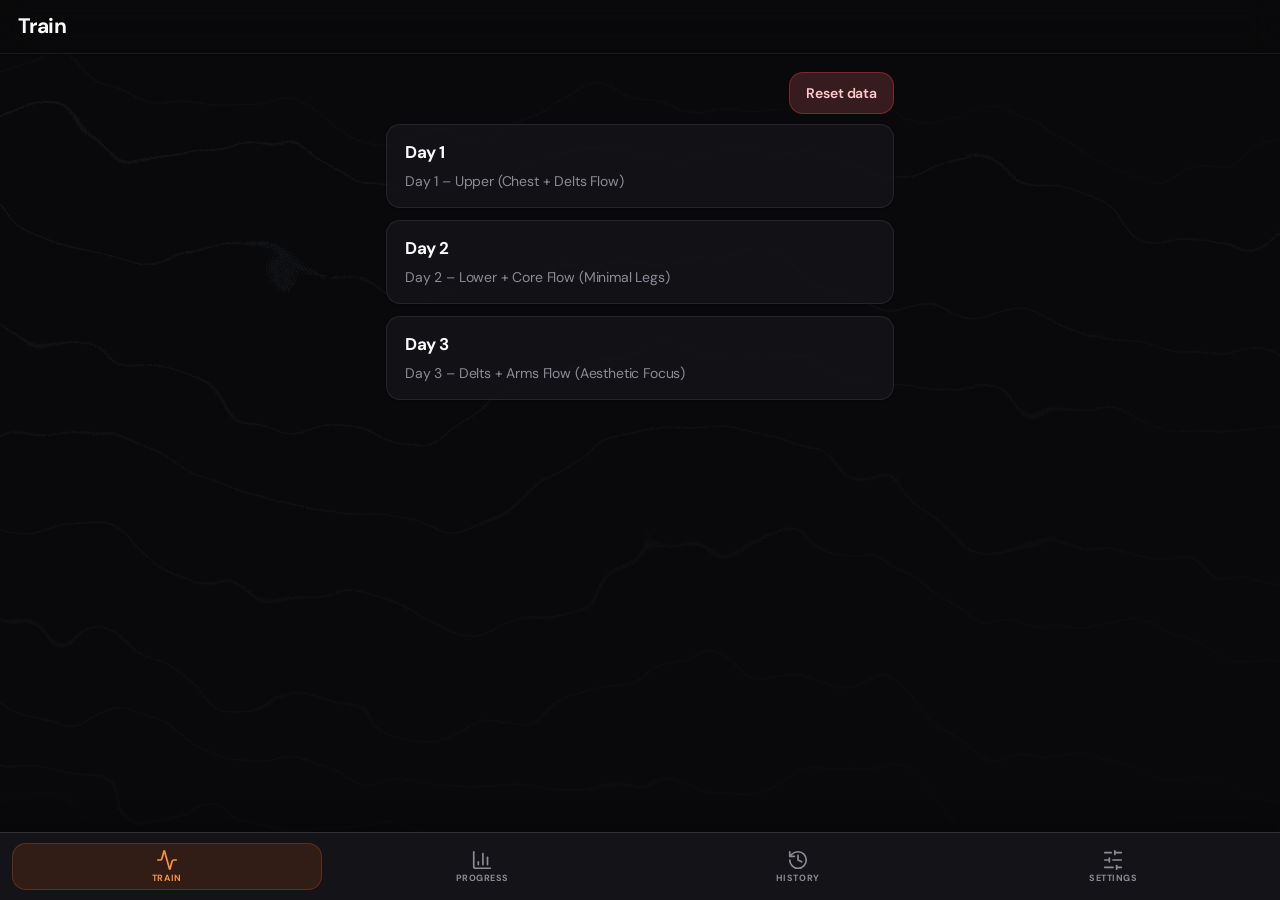
<file: index.html>
<!DOCTYPE html>
<html lang="en">
  <head>
    <meta charset="utf-8" />
    <meta name="viewport" content="width=device-width, initial-scale=1, viewport-fit=cover" />
    <meta name="color-scheme" content="dark" />
    <meta name="theme-color" content="#09090b" />
    <meta name="application-name" content="Hypertrophy" />
    <meta name="apple-mobile-web-app-title" content="Hypertrophy" />
    <meta name="format-detection" content="telephone=no" />
    <link rel="preconnect" href="https://fonts.googleapis.com" />
    <link rel="preconnect" href="https://fonts.gstatic.com" crossorigin />
    <link href="https://fonts.googleapis.com/css2?family=DM+Sans:wght@400;500;600;700&display=swap" rel="stylesheet" />
    <meta name="apple-mobile-web-app-capable" content="yes" />
    <meta name="apple-mobile-web-app-status-bar-style" content="black-translucent" />
    <title>Hypertrophy</title>
    <link rel="manifest" href="./manifest.json" />
    <link rel="stylesheet" href="./styles.css" />
    <link rel="icon" href="./icons/icon.svg" type="image/svg+xml" />
    <link rel="apple-touch-icon" href="./icons/apple-touch-icon.png" sizes="180x180" />
  </head>
  <body>
    <div id="app"></div>
    <script src="./app.js" defer></script>
  </body>
</html>
</file>
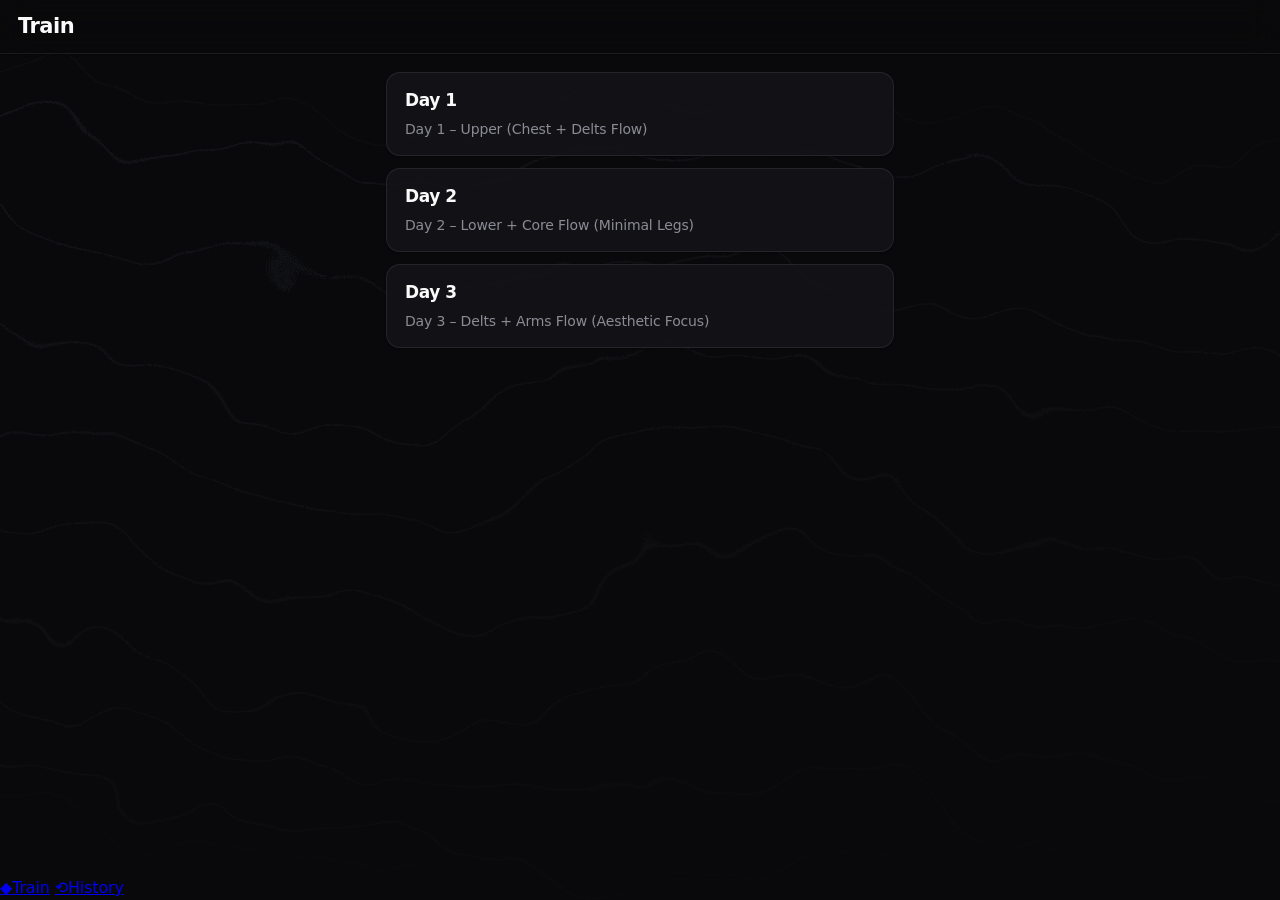
<file: hypertrophy-standalone.html>
<!DOCTYPE html>
<html lang="en">
  <head>
    <meta charset="utf-8" />
    <meta name="viewport" content="width=device-width, initial-scale=1, viewport-fit=cover" />
    <meta name="theme-color" content="#0c0c0e" />
    <meta name="apple-mobile-web-app-capable" content="yes" />
    <meta name="apple-mobile-web-app-status-bar-style" content="black-translucent" />
    <title>Hypertrophy</title>
    <link rel="icon" href="data:image/svg+xml,%3Csvg xmlns='http://www.w3.org/2000/svg' viewBox='0 0 32 32'%3E%3Crect width='32' height='32' rx='6' fill='%2316161a'/%3E%3Cpath fill='%23ea580c' d='M8 20h3v-6h4v6h5v-6h4v6h3v4H8v-4z'/%3E%3C/svg%3E" />
    <link rel="stylesheet" href="./styles.css" />
  </head>
  <body>
    <!-- Optional: paste program JSON here for fully offline standalone (see build-standalone.py) -->
    <script type="application/json" id="program-embed"></script>
    <div id="app"></div>
    <script src="./app-standalone.js" defer></script>
  </body>
</html>
</file>
<file: styles.css>
*,
*::before,
*::after {
  box-sizing: border-box;
}

:root {
  /* Surfaces */
  --bg: #09090b;
  --bg-elevated: #0c0c0f;
  --surface: #141418;
  --surface-hover: #1a1a20;
  --surface2: #232329;
  --border: color-mix(in srgb, var(--text) 8%, transparent);
  --border-strong: color-mix(in srgb, var(--text) 12%, transparent);

  /* Text */
  --text: #fafafa;
  --text-secondary: #d4d4d8;
  --muted: #8b8b96;
  --muted-dim: #63636e;

  /* Accent (warm orange — training / energy) */
  --accent: #ea580c;
  --accent-bright: #fb923c;
  --accent-dim: #c2410c;
  --accent-soft: color-mix(in srgb, var(--accent) 14%, transparent);
  --accent-glow: color-mix(in srgb, var(--accent) 35%, transparent);

  /* Semantic */
  --danger-bg: color-mix(in srgb, #ef4444 16%, var(--surface));
  --danger-text: #fecaca;
  --info: #7dd3fc;

  /* Type */
  --font: "DM Sans", ui-sans-serif, system-ui, -apple-system, "Segoe UI", Roboto, sans-serif;
  --tracking-tight: -0.025em;
  --tracking-label: 0.08em;
  --leading: 1.5;
  --leading-tight: 1.35;

  /* Layout */
  --radius: 14px;
  --radius-sm: 10px;
  --radius-lg: 18px;
  --shadow-sm: 0 1px 2px rgba(0, 0, 0, 0.35);
  --shadow-md: 0 8px 32px rgba(0, 0, 0, 0.45);
  --shadow-glow: 0 0 0 1px color-mix(in srgb, var(--accent) 25%, transparent);
  --content-max: 34rem;
  /* iOS standalone PWA can report an inflated bottom inset */
  --safe-b: min(34px, max(0px, env(safe-area-inset-bottom, 0px)));
  --safe-t: env(safe-area-inset-top, 0);

  /* Bottom dock — fixed chrome height + safe area (scroll clearance for main) */
  --dock-icon: 22px;
  --dock-pad-y: 10px;
  --dock-gap: 3px;
  /* One label line (~0.5625rem uppercase) — px avoids :root em ambiguity */
  --dock-label-h: 11px;
  --dock-inner-h: calc(var(--dock-icon) + var(--dock-gap) + var(--dock-label-h));
  --dock-chrome-h: calc(var(--dock-pad-y) + var(--dock-inner-h) + var(--dock-pad-y));
  --bottom-clear: calc(var(--dock-chrome-h) + var(--safe-b));
}

html {
  -webkit-text-size-adjust: 100%;
  background: var(--bg);
  height: 100%;
  height: -webkit-fill-available;
  /* Reduce root rubber-band; fixed chrome won’t fight elastic scroll on launch */
  overscroll-behavior: none;
}

body {
  margin: 0;
  /* Use stable small viewport — 100dvh changes as iOS UI settles and makes fixed tab bar “bounce” */
  min-height: 100%;
  min-height: -webkit-fill-available;
  min-height: 100vh;
  min-height: 100svh;
  font-family: var(--font);
  font-size: 1rem;
  line-height: var(--leading);
  letter-spacing: -0.01em;
  -webkit-font-smoothing: antialiased;
  -moz-osx-font-smoothing: grayscale;
  text-rendering: optimizeLegibility;
  color: var(--text);
  background:
    linear-gradient(165deg, color-mix(in srgb, var(--bg) 82%, transparent) 0%, color-mix(in srgb, var(--bg) 94%, #0a0a0c) 100%),
    url("data:image/svg+xml,%3Csvg%20xmlns='http://www.w3.org/2000/svg'%20width='900'%20height='500'%20viewBox='0%200%20900%20500'%3E%3Cdefs%3E%3Cfilter%20id='n'%20x='-20%25'%20y='-20%25'%20width='140%25'%20height='140%25'%3E%3CfeTurbulence%20type='fractalNoise'%20baseFrequency='0.010'%20numOctaves='3'%20seed='8'%20result='t'/%3E%3CfeDisplacementMap%20in='SourceGraphic'%20in2='t'%20scale='70'%20xChannelSelector='R'%20yChannelSelector='G'/%3E%3C/filter%3E%3Cpattern%20id='p'%20width='900'%20height='500'%20patternUnits='userSpaceOnUse'%3E%3Crect%20width='900'%20height='500'%20fill='%2309090b'/%3E%3Cg%20filter='url(%23n)'%20opacity='0.42'%20fill='none'%20stroke='%2394a3b8'%20stroke-width='1.1'%3E%3Cpath%20d='M-40%2080%20C120%2020%2C%20240%20140%2C%20390%2090%20S%20640%20160%2C%20960%20110'/%3E%3Cpath%20d='M-60%20125%20C120%2060%2C%20240%20210%2C%20380%20155%20S%20640%20230%2C%20980%20185'/%3E%3Cpath%20d='M-70%20175%20C80%20130%2C%20230%20270%2C%20390%20210%20S%20660%20290%2C%20990%20245'/%3E%3Cpath%20d='M-80%20225%20C110%20190%2C%20260%20330%2C%20410%20265%20S%20640%20360%2C%20980%20315'/%3E%3Cpath%20d='M-70%20275%20C90%20250%2C%20260%20390%2C%20430%20320%20S%20660%20410%2C%20990%20370'/%3E%3Cpath%20d='M-50%20330%20C120%20310%2C%20280%20450%2C%20430%20385%20S%20670%20480%2C%20960%20435'/%3E%3Cpath%20d='M-30%20380%20C140%20370%2C%20310%20480%2C%20470%20435%20S%20680%20510%2C%20940%20475'/%3E%3Cpath%20d='M-20%20430%20C180%20420%2C%20320%20510%2C%20500%20480%20S%20680%20540%2C%20920%20510'/%3E%3C/g%3E%3Cg%20filter='url(%23n)'%20opacity='0.28'%20fill='none'%20stroke='%2364748b'%20stroke-width='0.85'%3E%3Cpath%20d='M-40%2050%20C120%200%2C%20240%20110%2C%20390%2060%20S%20650%20120%2C%20960%2075'/%3E%3Cpath%20d='M-80%20455%20C120%20410%2C%20290%20530%2C%20470%20490%20S%20680%20560%2C%20960%20530'/%3E%3C/g%3E%3C/pattern%3E%3C/defs%3E%3Crect%20width='900'%20height='500'%20fill='url(%23p)'/%3E%3C/svg%3E");
  background-size: cover;
  background-position: center;
  background-repeat: no-repeat;
  background-color: var(--bg);
  background-attachment: scroll;
  overflow-x: hidden;
  overscroll-behavior-y: none;
}

#app {
  min-height: 100%;
  min-height: -webkit-fill-available;
  min-height: 100vh;
  min-height: 100svh;
  display: flex;
  flex-direction: column;
  width: 100%;
}

/* ——— App chrome ——— */
header.top {
  position: sticky;
  top: 0;
  z-index: 10;
  padding: max(14px, var(--safe-t)) 18px 14px;
  background: color-mix(in srgb, var(--bg) 78%, transparent);
  backdrop-filter: blur(16px) saturate(1.2);
  -webkit-backdrop-filter: blur(16px) saturate(1.2);
  border-bottom: 1px solid var(--border);
  box-shadow: var(--shadow-sm);
}

header.top h1 {
  margin: 0;
  font-size: 1.3125rem;
  font-weight: 700;
  letter-spacing: var(--tracking-tight);
  line-height: 1.2;
  color: var(--text);
}

header.top .header-row {
  display: flex;
  align-items: center;
  justify-content: space-between;
  gap: 14px;
}

header.top .header-row h1 {
  flex: 1;
  min-width: 0;
}

header.top .header-actions {
  display: flex;
  align-items: center;
  gap: 6px;
  flex-shrink: 0;
}

header.top .header-tool-btn {
  min-height: 40px;
  padding: 0 12px;
  font-size: 0.8125rem;
  font-weight: 600;
  border-radius: var(--radius-sm);
}

main {
  flex: 1 1 auto;
  width: 100%;
  min-width: 0;
  padding: 18px 18px calc(12px + var(--bottom-clear));
  max-width: var(--content-max);
  margin: 0 auto;
  overscroll-behavior-y: contain;
}

/* ——— Buttons ——— */
a.btn,
button.btn {
  display: inline-flex;
  align-items: center;
  justify-content: center;
  gap: 8px;
  min-height: 48px;
  padding: 0 20px;
  border: none;
  border-radius: var(--radius);
  font: inherit;
  font-size: 0.9375rem;
  font-weight: 600;
  letter-spacing: -0.01em;
  cursor: pointer;
  text-decoration: none;
  transition:
    background 0.15s ease,
    color 0.15s ease,
    box-shadow 0.15s ease,
    transform 0.12s ease,
    border-color 0.15s ease;
  -webkit-tap-highlight-color: transparent;
}

a.btn:focus-visible,
button.btn:focus-visible {
  outline: 2px solid var(--accent-bright);
  outline-offset: 2px;
}

button.btn-primary,
a.btn-primary {
  background: linear-gradient(180deg, var(--accent-bright) 0%, var(--accent) 55%, var(--accent-dim) 100%);
  color: #fff;
  box-shadow: var(--shadow-sm), 0 0 20px var(--accent-glow);
}

button.btn-primary:hover,
a.btn-primary:hover {
  filter: brightness(1.05);
}

button.btn-primary:active,
a.btn-primary:active {
  transform: scale(0.98);
  filter: brightness(0.96);
}

button.btn-ghost,
a.btn-ghost {
  background: var(--surface2);
  color: var(--text-secondary);
  border: 1px solid var(--border);
}

button.btn-ghost:hover,
a.btn-ghost:hover {
  background: var(--surface-hover);
  color: var(--text);
  border-color: var(--border-strong);
}

button.btn-ghost:active,
a.btn-ghost:active {
  transform: scale(0.98);
}

button.btn-danger,
a.btn-danger {
  background: var(--danger-bg);
  color: var(--danger-text);
  border: 1px solid color-mix(in srgb, #ef4444 35%, transparent);
}

button.btn-danger:hover {
  filter: brightness(1.06);
}

button.btn-danger:active {
  transform: scale(0.98);
}

.toolbar .btn {
  min-height: 42px;
  padding: 0 16px;
  font-size: 0.875rem;
}

/* ——— Cards ——— */
.card-list {
  display: flex;
  flex-direction: column;
  gap: 12px;
}

.card {
  display: block;
  padding: 16px 18px;
  background: color-mix(in srgb, var(--surface) 92%, transparent);
  border-radius: var(--radius);
  border: 1px solid var(--border);
  color: inherit;
  text-decoration: none;
  box-shadow: var(--shadow-sm);
  transition:
    background 0.15s ease,
    border-color 0.15s ease,
    box-shadow 0.15s ease,
    transform 0.12s ease;
  -webkit-tap-highlight-color: transparent;
}

@media (hover: hover) {
  a.card:hover {
    background: var(--surface-hover);
    border-color: var(--border-strong);
    box-shadow: var(--shadow-md);
  }
}

a.card:active {
  transform: scale(0.99);
  background: var(--surface2);
}

.card h2 {
  margin: 0 0 8px;
  font-size: 1.0625rem;
  font-weight: 700;
  letter-spacing: var(--tracking-tight);
  line-height: var(--leading-tight);
  color: var(--text);
}

.card p {
  margin: 0;
  font-size: 0.875rem;
  color: var(--muted);
  line-height: var(--leading-tight);
}

.meta {
  font-size: 0.8125rem;
  color: var(--muted);
  line-height: var(--leading-tight);
}

/* ——— Forms ——— */
.form-row {
  display: flex;
  gap: 12px;
  margin-top: 16px;
}

.form-row input,
.modal .calc-input {
  flex: 1;
  min-width: 0;
  height: 50px;
  padding: 0 16px;
  border-radius: var(--radius-sm);
  border: 1px solid var(--border);
  background: var(--surface);
  color: var(--text);
  font: inherit;
  font-size: 1rem;
  letter-spacing: -0.01em;
  transition:
    border-color 0.15s ease,
    box-shadow 0.15s ease;
}

.modal .calc-input {
  width: 100%;
}

.form-row input::placeholder,
.modal .calc-input::placeholder {
  color: var(--muted-dim);
}

.form-row input:focus,
.modal .calc-input:focus {
  outline: none;
  border-color: color-mix(in srgb, var(--accent) 55%, var(--border));
  box-shadow: 0 0 0 3px var(--accent-soft);
}

/* ——— Section labels ——— */
.section-title {
  font-size: 0.6875rem;
  font-weight: 700;
  text-transform: uppercase;
  letter-spacing: var(--tracking-label);
  color: var(--muted);
  margin: 22px 0 10px;
}

.section-title:first-child {
  margin-top: 6px;
}

.toolbar {
  display: flex;
  gap: 10px;
  justify-content: flex-end;
  align-items: center;
  margin-bottom: 10px;
}

/* ——— Set rows ——— */
.set-row {
  display: flex;
  align-items: center;
  gap: 14px;
  padding: 14px 0;
  border-bottom: 1px solid var(--border);
}

.set-row:last-child {
  border-bottom: none;
}

.set-num {
  font-weight: 700;
  width: 56px;
  flex-shrink: 0;
  font-size: 0.8125rem;
  color: var(--muted);
  font-variant-numeric: tabular-nums;
}

/* ——— Empty state ——— */
.empty {
  text-align: center;
  padding: 48px 20px;
  color: var(--muted);
  font-size: 0.9375rem;
  line-height: var(--leading);
}

.empty strong {
  display: block;
  color: var(--text);
  font-size: 1.0625rem;
  font-weight: 700;
  margin-bottom: 10px;
  letter-spacing: var(--tracking-tight);
}

/* ——— Bottom dock (rebuilt: solid bar, no blur — fewer iOS PWA glitches) ——— */
.bottom-dock {
  position: fixed;
  left: 0;
  right: 0;
  bottom: 0;
  z-index: 20;
  box-sizing: border-box;
  display: flex;
  align-items: stretch;
  justify-content: space-between;
  gap: 6px;
  padding: var(--dock-pad-y) 12px calc(var(--dock-pad-y) + var(--safe-b));
  min-height: calc(var(--dock-chrome-h) + var(--safe-b));
  background: var(--surface);
  border-top: 1px solid var(--border-strong);
  box-shadow: 0 -4px 24px rgba(0, 0, 0, 0.35);
}

.bottom-dock__link {
  flex: 1;
  min-width: 0;
  display: flex;
  flex-direction: column;
  align-items: center;
  justify-content: center;
  gap: var(--dock-gap);
  padding: 6px 2px;
  margin: 0;
  color: var(--muted);
  text-decoration: none;
  font-size: 0.5625rem;
  font-weight: 700;
  letter-spacing: 0.06em;
  text-transform: uppercase;
  line-height: 1.1;
  border-radius: 14px;
  transition:
    color 0.16s ease,
    background 0.16s ease;
  -webkit-tap-highlight-color: transparent;
}

.bottom-dock__text {
  max-width: 100%;
  overflow: hidden;
  text-overflow: ellipsis;
  white-space: nowrap;
}

.bottom-dock__glyph {
  display: flex;
  align-items: center;
  justify-content: center;
  width: var(--dock-icon);
  height: var(--dock-icon);
  flex-shrink: 0;
}

.bottom-dock__svg {
  display: block;
  width: var(--dock-icon);
  height: var(--dock-icon);
  color: inherit;
}

.bottom-dock__svg .bottom-dock__svg-inner :where(path, line, circle, polyline) {
  fill: none;
  stroke: currentColor;
  stroke-width: 1.85;
  stroke-linecap: round;
  stroke-linejoin: round;
}

.bottom-dock__link.is-active {
  color: var(--accent-bright);
  background: var(--accent-soft);
  box-shadow: inset 0 0 0 1px color-mix(in srgb, var(--accent) 28%, transparent);
}

.bottom-dock__link:focus-visible {
  outline: 2px solid var(--accent-bright);
  outline-offset: 2px;
}

/* ——— Modals ——— */
.modal-backdrop {
  position: fixed;
  inset: 0;
  z-index: 50;
  display: flex;
  align-items: center;
  justify-content: center;
  padding: max(16px, var(--safe-t)) 16px calc(16px + var(--safe-b));
  background: rgba(0, 0, 0, 0.62);
  backdrop-filter: blur(12px);
  -webkit-backdrop-filter: blur(12px);
}

.modal {
  width: min(520px, 100%);
  max-height: min(88vh, 720px);
  overflow-y: auto;
  background: color-mix(in srgb, var(--surface) 96%, #000);
  border: 1px solid var(--border-strong);
  border-radius: var(--radius-lg);
  padding: 20px;
  box-shadow: var(--shadow-md);
  -webkit-overflow-scrolling: touch;
}

.modal .section-title {
  margin-top: 0;
}

.modal.face-modal {
  max-width: min(560px, 100%);
  max-height: min(92vh, 900px);
}

.calc-out strong {
  font-weight: 700;
}

/* ——— Links ——— */
.back-link {
  display: inline-flex;
  align-items: center;
  margin-bottom: 14px;
  color: var(--accent-bright);
  font-weight: 600;
  font-size: 0.875rem;
  text-decoration: none;
  letter-spacing: -0.01em;
  transition: color 0.15s ease;
}

.back-link:hover {
  color: var(--accent);
}

.back-link:focus-visible {
  outline: 2px solid var(--accent);
  outline-offset: 2px;
  border-radius: 4px;
}

/* ——— Layout helpers ——— */
.stack {
  display: flex;
  flex-direction: column;
  gap: 14px;
}

.muted {
  color: var(--muted);
  font-size: 0.875rem;
  line-height: var(--leading);
}

.muted strong {
  color: var(--text-secondary);
  font-weight: 600;
}

.code-tag {
  font-family: ui-monospace, SFMono-Regular, Menlo, Consolas, monospace;
  font-size: 0.78em;
  font-weight: 500;
  color: var(--text-secondary);
  background: var(--surface2);
  padding: 0.15em 0.4em;
  border-radius: 6px;
  border: 1px solid var(--border);
}

.kv {
  display: flex;
  justify-content: space-between;
  align-items: flex-start;
  gap: 16px;
}

.kv .k {
  font-size: 0.6875rem;
  text-transform: uppercase;
  letter-spacing: var(--tracking-label);
  color: var(--muted);
  font-weight: 700;
}

.kv .v {
  font-size: 1.125rem;
  font-weight: 700;
  color: var(--text);
  margin-top: 4px;
  font-variant-numeric: tabular-nums;
  letter-spacing: -0.02em;
}

.chart {
  width: 100%;
  height: auto;
  display: block;
  border-radius: var(--radius-sm);
}

/* ——— Face tool ——— */
.face-canvas-wrap {
  width: 100%;
  max-height: min(52vh, 420px);
  overflow: auto;
  border-radius: var(--radius);
  border: 1px solid var(--border);
  background: var(--surface);
  touch-action: pan-y;
}

.face-canvas-wrap canvas {
  display: block;
  width: 100%;
  height: auto;
  cursor: crosshair;
}
</file>
